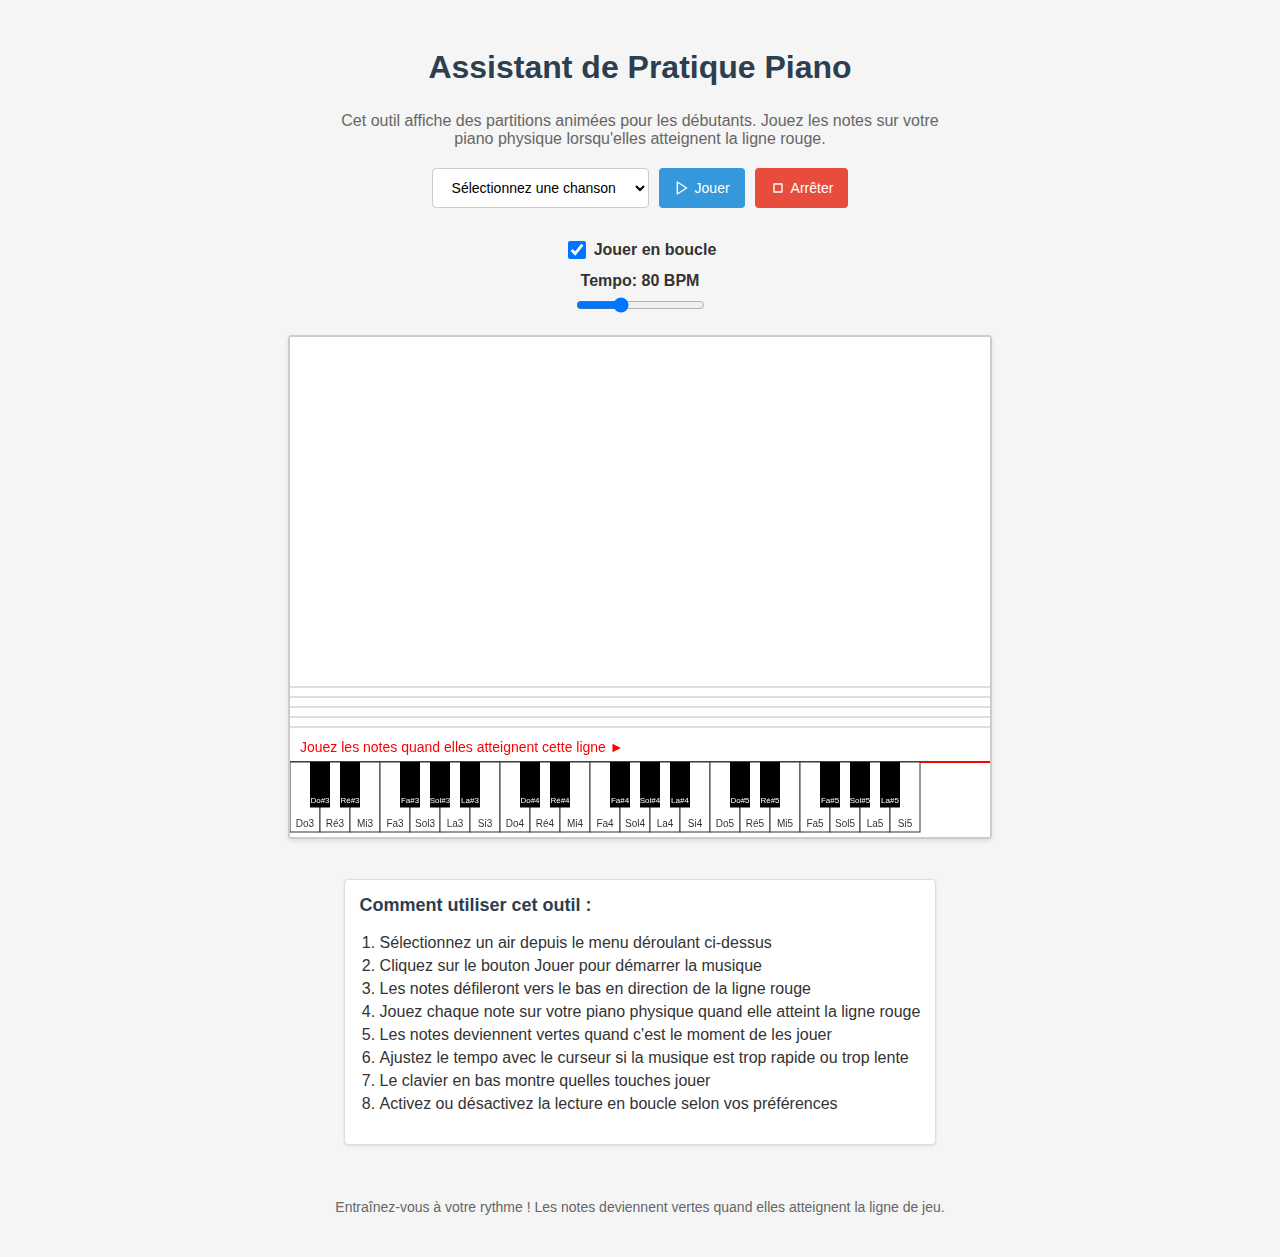
<file: index.html>
<!DOCTYPE html>
<html lang="fr">
<head>
  <meta charset="UTF-8">
  <meta name="viewport" content="width=device-width, initial-scale=1.0">
  <title>Assistant de Pratique Piano</title>
  <link rel="stylesheet" href="styles.css">
</head>
<body>
  <h1>Assistant de Pratique Piano</h1>
  <p class="description">
    Cet outil affiche des partitions animées pour les débutants. Jouez les notes sur votre piano physique lorsqu'elles atteignent la ligne rouge.
  </p>
  
  <div class="controls">
    <select id="songSelect" class="song-select">
      <option value="">Sélectionnez une chanson</option>
      <!-- Options générées dynamiquement par JavaScript -->
    </select>
    
    <button id="playBtn" class="control-btn">
      <svg width="16" height="16" viewBox="0 0 24 24" fill="none" stroke="currentColor" stroke-width="2" stroke-linecap="round" stroke-linejoin="round">
        <polygon points="5 3 19 12 5 21 5 3"></polygon>
      </svg>
      Jouer
    </button>
    
    <button id="stopBtn" class="control-btn" disabled>
      <svg width="16" height="16" viewBox="0 0 24 24" fill="none" stroke="currentColor" stroke-width="2" stroke-linecap="round" stroke-linejoin="round">
        <rect x="6" y="6" width="12" height="12"></rect>
      </svg>
      Arrêter
    </button>
  </div>
  
  <div class="loop-toggle">
    <input type="checkbox" id="loopCheckbox" checked>
    <label for="loopCheckbox">Jouer en boucle</label>
  </div>
  
  <div class="tempo-control">
    <label for="tempoSlider" class="tempo-label">Tempo: <span id="tempoValue">80</span> BPM</label>
    <input type="range" id="tempoSlider" min="40" max="160" value="80" step="5">
  </div>
  
  <div class="canvas-container">
    <canvas id="canvas" width="700" height="500"></canvas>
  </div>
  
  <div class="instructions">
    <h3>Comment utiliser cet outil :</h3>
    <ol>
      <li>Sélectionnez un air depuis le menu déroulant ci-dessus</li>
      <li>Cliquez sur le bouton Jouer pour démarrer la musique</li>
      <li>Les notes défileront vers le bas en direction de la ligne rouge</li>
      <li>Jouez chaque note sur votre piano physique quand elle atteint la ligne rouge</li>
      <li>Les notes deviennent vertes quand c'est le moment de les jouer</li>
      <li>Ajustez le tempo avec le curseur si la musique est trop rapide ou trop lente</li>
      <li>Le clavier en bas montre quelles touches jouer</li>
      <li>Activez ou désactivez la lecture en boucle selon vos préférences</li>
    </ol>
  </div>
  
  <div class="footer">
    <p>Entraînez-vous à votre rythme ! Les notes deviennent vertes quand elles atteignent la ligne de jeu.</p>
  </div>

  <script src="songs.js"></script>
  <script src="piano-trainer.js"></script>
  <script src="piano-sound.js"></script>
</body>
</html>
</file>
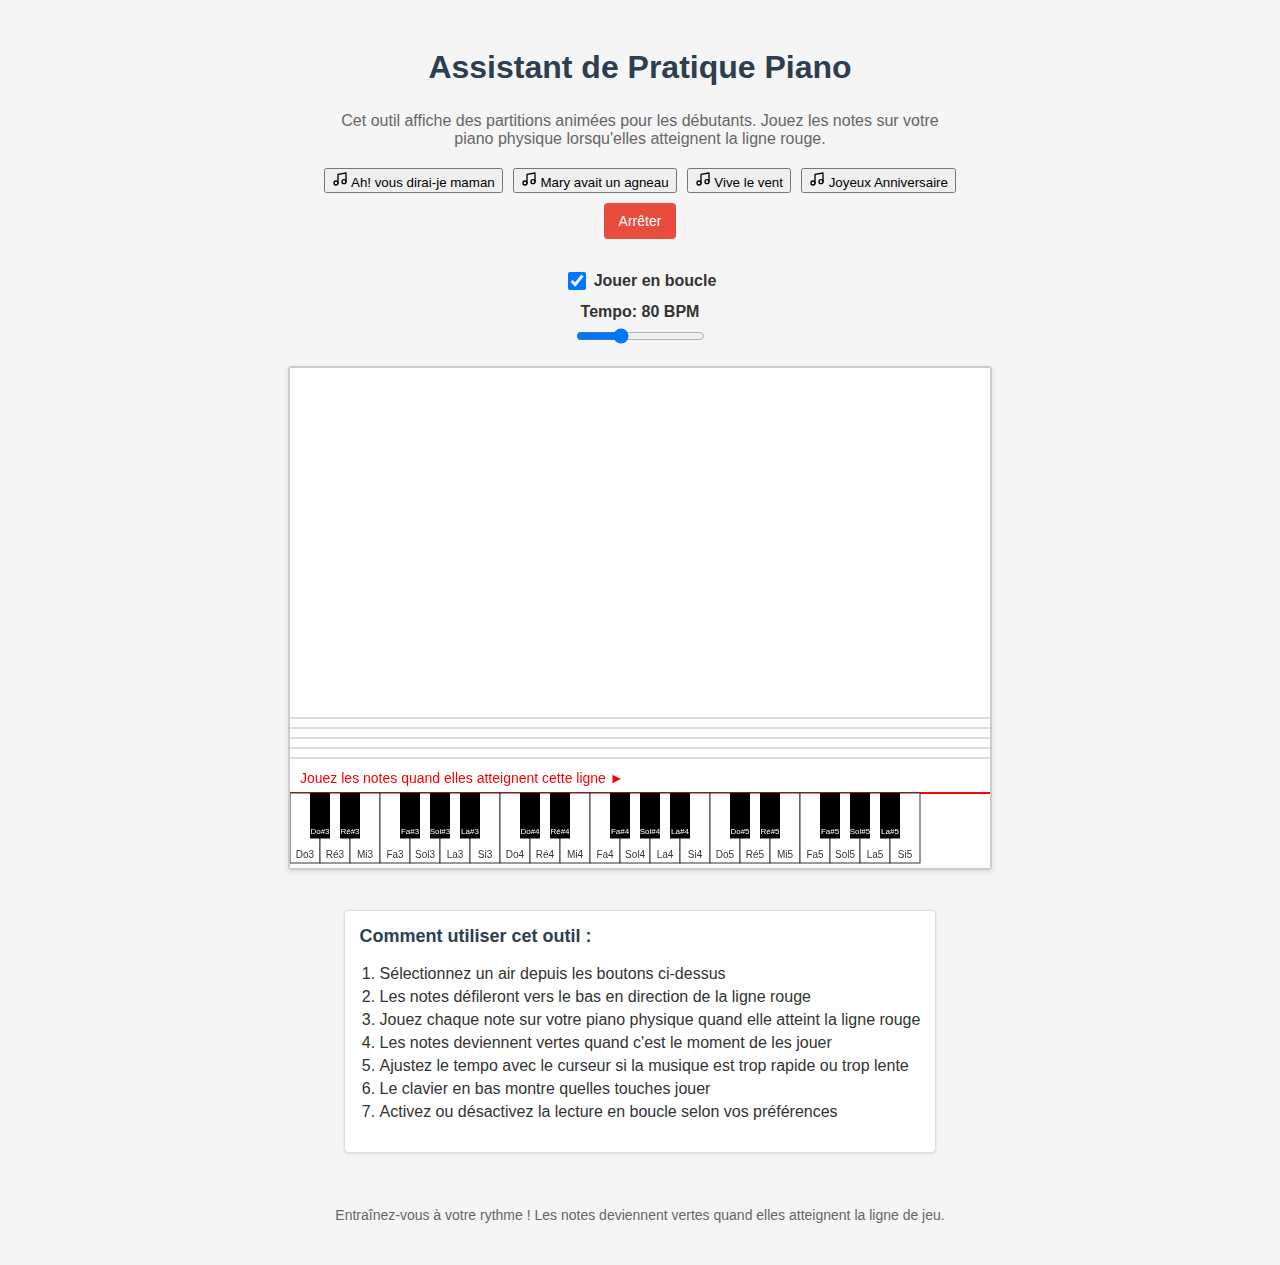
<file: index-html (1).html>
<!DOCTYPE html>
<html lang="fr">
<head>
  <meta charset="UTF-8">
  <meta name="viewport" content="width=device-width, initial-scale=1.0">
  <title>Assistant de Pratique Piano</title>
  <link rel="stylesheet" href="styles.css">
</head>
<body>
  <h1>Assistant de Pratique Piano</h1>
  <p class="description">
    Cet outil affiche des partitions animées pour les débutants. Jouez les notes sur votre piano physique lorsqu'elles atteignent la ligne rouge.
  </p>
  
  <div class="controls">
    <button id="twinkleBtn" class="song-btn">
      <svg width="16" height="16" viewBox="0 0 24 24" fill="none" stroke="currentColor" stroke-width="2" stroke-linecap="round" stroke-linejoin="round">
        <path d="M9 18V5l12-2v13"></path>
        <circle cx="6" cy="18" r="3"></circle>
        <circle cx="18" cy="16" r="3"></circle>
      </svg>
      Ah! vous dirai-je maman
    </button>
    
    <button id="maryBtn" class="song-btn">
      <svg width="16" height="16" viewBox="0 0 24 24" fill="none" stroke="currentColor" stroke-width="2" stroke-linecap="round" stroke-linejoin="round">
        <path d="M9 18V5l12-2v13"></path>
        <circle cx="6" cy="18" r="3"></circle>
        <circle cx="18" cy="16" r="3"></circle>
      </svg>
      Mary avait un agneau
    </button>
    
    <button id="jingleBtn" class="song-btn">
      <svg width="16" height="16" viewBox="0 0 24 24" fill="none" stroke="currentColor" stroke-width="2" stroke-linecap="round" stroke-linejoin="round">
        <path d="M9 18V5l12-2v13"></path>
        <circle cx="6" cy="18" r="3"></circle>
        <circle cx="18" cy="16" r="3"></circle>
      </svg>
      Vive le vent
    </button>
    
    <button id="birthdayBtn" class="song-btn">
      <svg width="16" height="16" viewBox="0 0 24 24" fill="none" stroke="currentColor" stroke-width="2" stroke-linecap="round" stroke-linejoin="round">
        <path d="M9 18V5l12-2v13"></path>
        <circle cx="6" cy="18" r="3"></circle>
        <circle cx="18" cy="16" r="3"></circle>
      </svg>
      Joyeux Anniversaire
    </button>
    
    <button id="stopBtn" class="control-btn" disabled>Arrêter</button>
  </div>
  
  <div class="loop-toggle">
    <input type="checkbox" id="loopCheckbox" checked>
    <label for="loopCheckbox">Jouer en boucle</label>
  </div>
  
  <div class="tempo-control">
    <label for="tempoSlider" class="tempo-label">Tempo: <span id="tempoValue">80</span> BPM</label>
    <input type="range" id="tempoSlider" min="40" max="160" value="80" step="5">
  </div>
  
  <div class="canvas-container">
    <canvas id="canvas" width="700" height="500"></canvas>
  </div>
  
  <div class="instructions">
    <h3>Comment utiliser cet outil :</h3>
    <ol>
      <li>Sélectionnez un air depuis les boutons ci-dessus</li>
      <li>Les notes défileront vers le bas en direction de la ligne rouge</li>
      <li>Jouez chaque note sur votre piano physique quand elle atteint la ligne rouge</li>
      <li>Les notes deviennent vertes quand c'est le moment de les jouer</li>
      <li>Ajustez le tempo avec le curseur si la musique est trop rapide ou trop lente</li>
      <li>Le clavier en bas montre quelles touches jouer</li>
      <li>Activez ou désactivez la lecture en boucle selon vos préférences</li>
    </ol>
  </div>
  
  <div class="footer">
    <p>Entraînez-vous à votre rythme ! Les notes deviennent vertes quand elles atteignent la ligne de jeu.</p>
  </div>

  <script src="songs.js"></script>
  <script src="piano-trainer.js"></script>
</body>
</html>
</file>
<file: styles.css>
body {
  font-family: Arial, sans-serif;
  display: flex;
  flex-direction: column;
  align-items: center;
  padding: 20px;
  background-color: #f5f5f5;
  color: #333;
}

h1 {
  margin-bottom: 10px;
  color: #2c3e50;
}

p.description {
  margin-bottom: 20px;
  text-align: center;
  max-width: 600px;
  color: #666;
}

.controls {
  display: flex;
  flex-wrap: wrap;
  justify-content: center;
  gap: 10px;
  margin-bottom: 20px;
  width: 100%;
  max-width: 700px;
}

.song-select {
  padding: 10px 15px;
  border-radius: 4px;
  border: 1px solid #ccc;
  font-size: 14px;
  background-color: white;
  min-width: 200px;
  cursor: pointer;
}

.song-select:focus {
  outline: none;
  border-color: #3498db;
}

.song-select:disabled {
  background-color: #f5f5f5;
  cursor: not-allowed;
}

.control-btn {
  background-color: #3498db;
  color: white;
  border: none;
  border-radius: 4px;
  padding: 10px 15px;
  cursor: pointer;
  font-size: 14px;
  transition: background-color 0.2s;
  display: flex;
  align-items: center;
}

.control-btn:hover {
  background-color: #2980b9;
}

.control-btn svg {
  margin-right: 5px;
}

.control-btn:disabled {
  background-color: #95a5a6;
  cursor: not-allowed;
}

#stopBtn {
  background-color: #e74c3c;
}

#stopBtn:hover {
  background-color: #c0392b;
}

.loop-toggle {
  display: flex;
  align-items: center;
  margin: 10px 0;
  font-weight: bold;
}

.loop-toggle input {
  margin-right: 8px;
  width: 18px;
  height: 18px;
}

.tempo-control {
  display: flex;
  flex-direction: column;
  align-items: center;
  width: 100%;
  max-width: 300px;
  margin-bottom: 20px;
}

.tempo-label {
  margin-bottom: 5px;
  font-weight: bold;
}

.canvas-container {
  border: 2px solid #ccc;
  border-radius: 4px;
  margin-bottom: 20px;
  background-color: white;
  box-shadow: 0 2px 5px rgba(0,0,0,0.1);
}

#canvas {
  display: block;
}

.instructions {
  background-color: white;
  border: 1px solid #ddd;
  border-radius: 4px;
  padding: 15px;
  margin: 20px 0;
  max-width: 600px;
  box-shadow: 0 1px 3px rgba(0,0,0,0.1);
}

.instructions h3 {
  margin-top: 0;
  color: #2c3e50;
  font-size: 18px;
}

.instructions ol {
  margin-left: 20px;
  padding-left: 0;
}

.instructions li {
  margin-bottom: 5px;
}

.footer {
  margin-top: 20px;
  text-align: center;
  font-size: 14px;
  color: #666;
}
</file>
